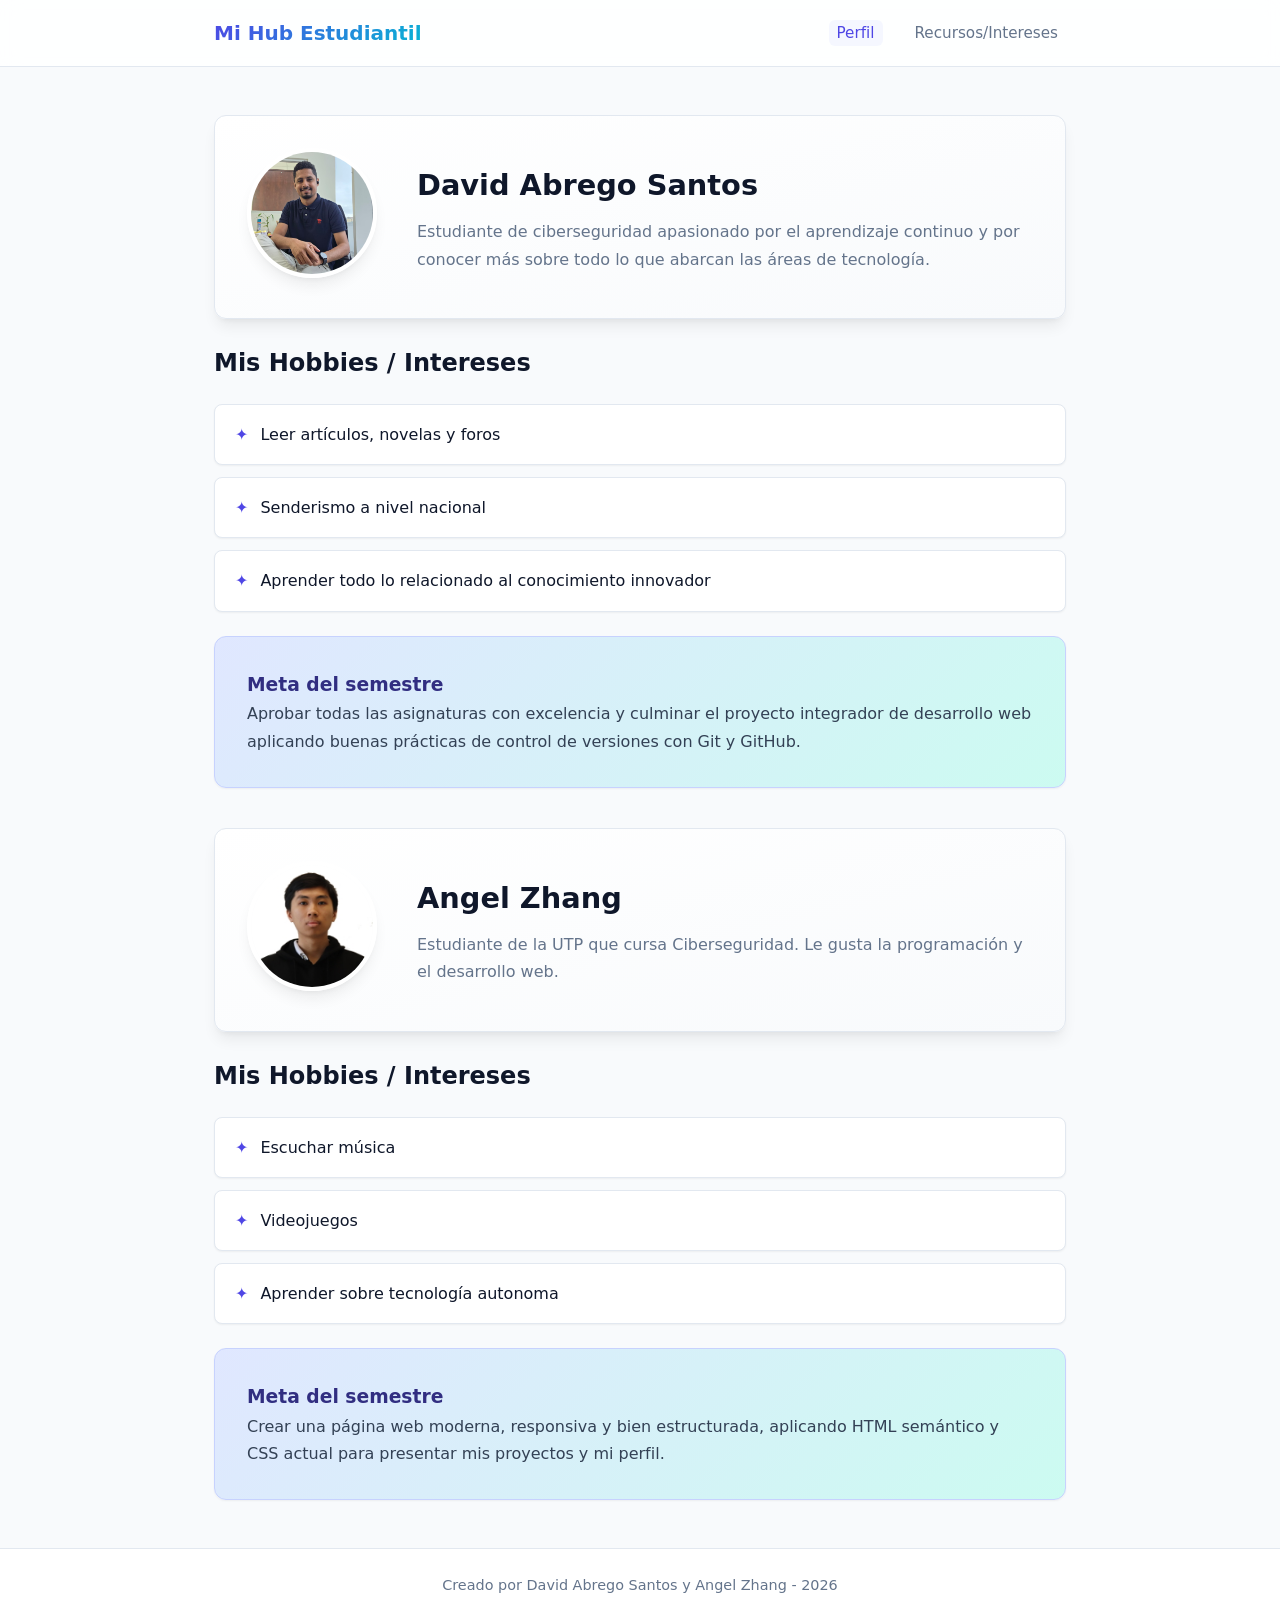
<file: index.html>
<!DOCTYPE html>
<html lang="es">
<head>
    <meta charset="UTF-8">
    <meta name="viewport" content="width=device-width, initial-scale=1.0">
    <title>Mi Hub Estudiantil - Perfil</title>
    <link rel="stylesheet" href="estilos.css">
</head>
<body>
    <!-- Header y Navegación -->
    <header class="site-header">
        <div class="container header-flex">
            <h1>Mi Hub Estudiantil</h1>
            <nav>
                <ul class="nav-links">
                    <li><a href="index.html" class="active">Perfil</a></li>
                    <li><a href="recursos.html">Recursos/Intereses</a></li>
                </ul>
            </nav>
        </div>
    </header>

    <!-- Contenido Principal -->
    <main class="container main-content">

        <!-- Perfil 1: David -->
        <article class="persona">
            <section class="perfil-section card">
                <div class="perfil-avatar">
                    <img src="img/fotoDavid.jpeg" alt="Avatar de David Abrego Santos">
                </div>
                <div class="perfil-info">
                    <h2>David Abrego Santos</h2>
                    <p>Estudiante de ciberseguridad apasionado por el aprendizaje continuo y por conocer más sobre todo lo que abarcan las áreas de tecnología.</p>
                </div>
            </section>

            <section class="hobbies-section">
                <h3>Mis Hobbies / Intereses</h3>
                <ul class="hobbies-list">
                    <li>Leer artículos, novelas y foros</li>
                    <li>Senderismo a nivel nacional</li>
                    <li>Aprender todo lo relacionado al conocimiento innovador</li>
                </ul>
            </section>

            <div class="meta-card">
                <h3>Meta del semestre</h3>
                <p>Aprobar todas las asignaturas con excelencia y culminar el proyecto integrador de desarrollo web aplicando buenas prácticas de control de versiones con Git y GitHub.</p>
            </div>
        </article>

        <!-- Perfil 2: Angel -->
        <article class="persona">
            <section class="perfil-section card">
                <div class="perfil-avatar">
                    <img src="img/fotoAngel.jpeg" alt="Foto de Angel Zhang">
                </div>
                <div class="perfil-info">
                    <h2>Angel Zhang</h2>
                    <p>Estudiante de la UTP que cursa Ciberseguridad. Le gusta la programación y el desarrollo web.</p>
                </div>
            </section>

            <section class="hobbies-section">
                <h3>Mis Hobbies / Intereses</h3>
                <ul class="hobbies-list">
                    <li>Escuchar música</li>
                    <li>Videojuegos</li>
                    <li>Aprender sobre tecnología autonoma</li>
                </ul>
            </section>

            <div class="meta-card">
                <h3>Meta del semestre</h3>
                <p>Crear una página web moderna, responsiva y bien estructurada, aplicando HTML semántico y CSS actual para presentar mis proyectos y mi perfil.</p>
            </div>
        </article>
    </main>


    <!-- Footer -->
    <footer class="site-footer">
        <div class="container">
            <p>Creado por David Abrego Santos y Angel Zhang - 2026</p>
        </div>
    </footer>
</body>
</html>
</file>
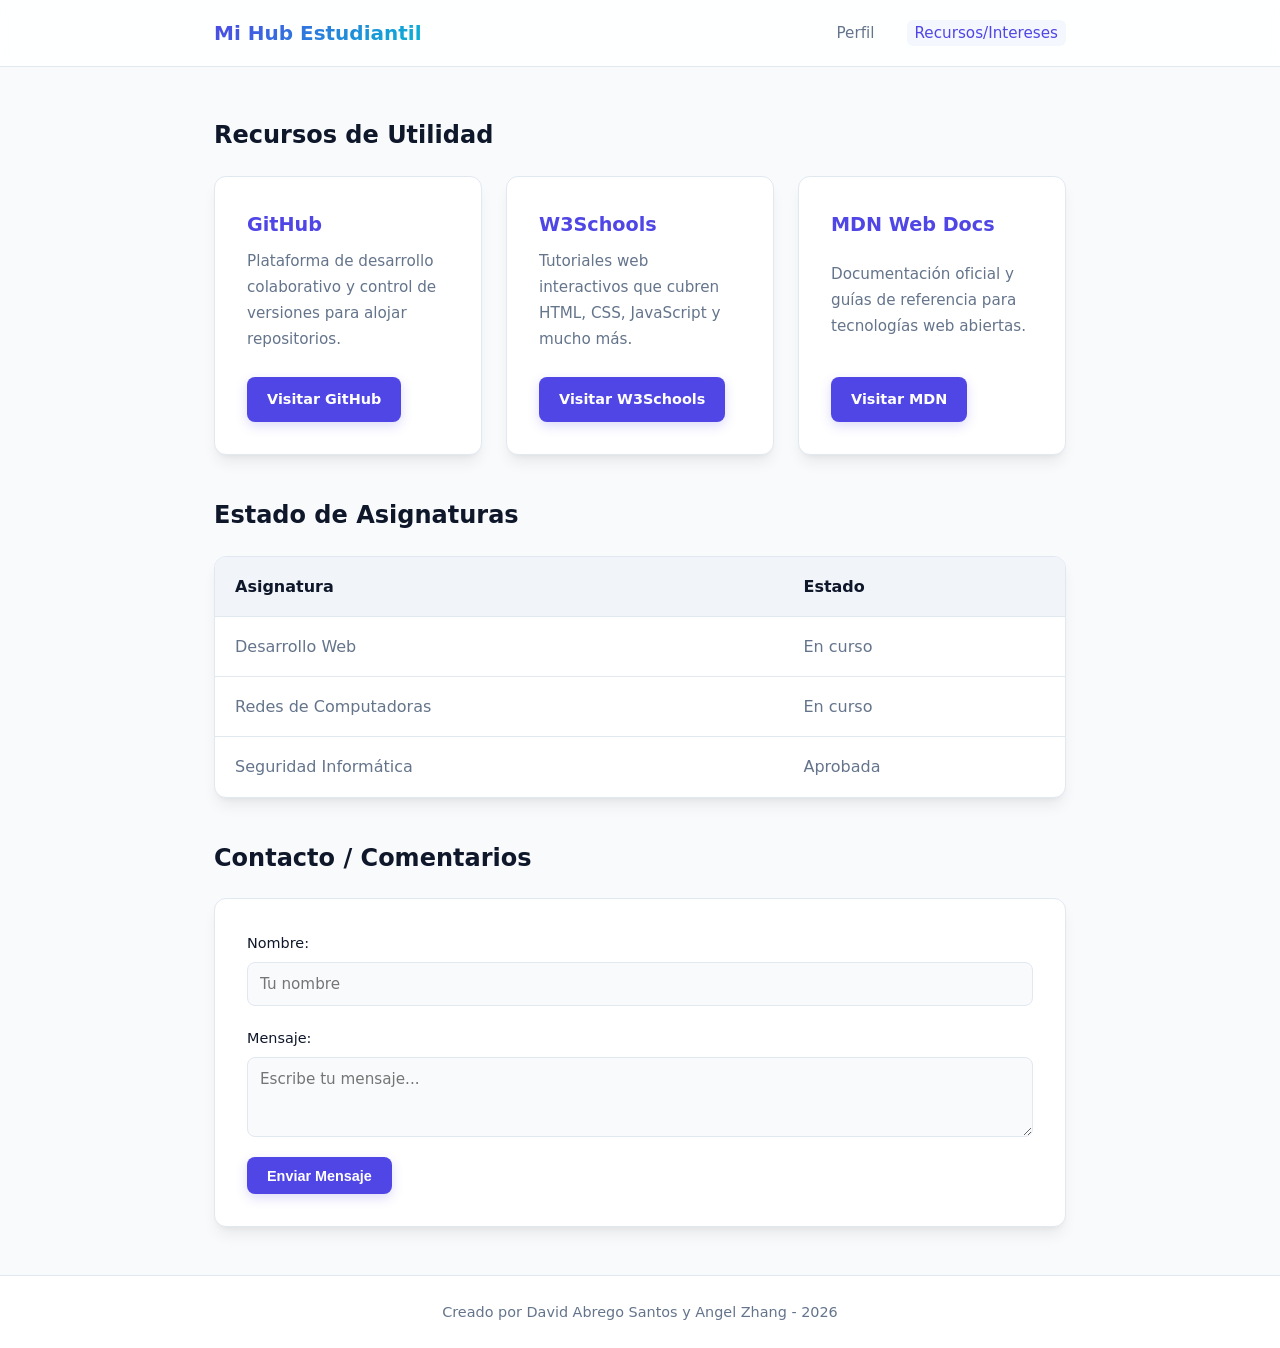
<file: recursos.html>
<!DOCTYPE html>
<html lang="es">
<head>
    <meta charset="UTF-8">
    <meta name="viewport" content="width=device-width, initial-scale=1.0">
    <title>Mi Hub Estudiantil - Recursos</title>
    <link rel="stylesheet" href="estilos.css">
</head>
<body>
    <!-- Header y Navegación -->
    <header class="site-header">
        <div class="container header-flex">
            <h1>Mi Hub Estudiantil</h1>
            <nav>
                <ul class="nav-links">
                    <li><a href="index.html">Perfil</a></li>
                    <li><a href="recursos.html" class="active">Recursos/Intereses</a></li>
                </ul>
            </nav>
        </div>
    </header>

    <!-- Contenido Principal -->
    <main class="container main-content">
        <!-- Sección Recursos Externos (Tarjetas) -->
        <section>
            <h2>Recursos de Utilidad</h2>
            <div class="cards-grid">
                <div class="card resource-card">
                    <h3>GitHub</h3>
                    <p>Plataforma de desarrollo colaborativo y control de versiones para alojar repositorios.</p>
                    <a href="https://github.com/David25Santos/Desarrollo-Web" target="_blank" class="btn">Visitar GitHub</a>
                </div>
                <div class="card resource-card">
                    <h3>W3Schools</h3>
                    <p>Tutoriales web interactivos que cubren HTML, CSS, JavaScript y mucho más.</p>
                    <a href="https://www.w3schools.com" target="_blank" class="btn">Visitar W3Schools</a>
                </div>
                <div class="card resource-card">
                    <h3>MDN Web Docs</h3>
                    <p>Documentación oficial y guías de referencia para tecnologías web abiertas.</p>
                    <a href="https://developer.mozilla.org" target="_blank" class="btn">Visitar MDN</a>
                </div>
            </div>
        </section>

        <!-- Sección Tabla de Asignaturas -->
        <section class="table-section">
            <h2>Estado de Asignaturas</h2>
            <table class="styled-table">
                <thead>
                    <tr>
                        <th>Asignatura</th>
                        <th>Estado</th>
                    </tr>
                </thead>
                <tbody>
                    <tr>
                        <td>Desarrollo Web</td>
                        <td>En curso</td>
                    </tr>
                    <tr>
                        <td>Redes de Computadoras</td>
                        <td>En curso</td>
                    </tr>
                    <tr>
                        <td>Seguridad Informática</td>
                        <td>Aprobada</td>
                    </tr>
                </tbody>
            </table>
        </section>

        <!-- Sección Mini Formulario (Maquetado sin backend) -->
        <section class="form-section">
            <h2>Contacto / Comentarios</h2>
            <form class="mini-form">
                <div class="form-group">
                    <label for="nombre">Nombre:</label>
                    <input type="text" id="nombre" name="nombre" placeholder="Tu nombre">
                </div>
                <div class="form-group">
                    <label for="mensaje">Mensaje:</label>
                    <textarea id="mensaje" name="mensaje" rows="3" placeholder="Escribe tu mensaje..."></textarea>
                </div>
                <button type="submit" class="btn">Enviar Mensaje</button>
            </form>
        </section>
    </main>

    <!-- Footer -->
    <footer class="site-footer">
        <div class="container">
            <p>Creado por David Abrego Santos y Angel Zhang - 2026</p>
        </div>
    </footer>
</body>
</html>
</file>
<file: estilos.css>
/* ==========================================
   1. VARIABLES Y CONFIGURACIÓN BASE
   ========================================== */
:root {
    --primary: #4f46e5;         /* Índigo moderno */
    --primary-hover: #4338ca;
    --accent: #06b6d4;          /* Cian vibrante */
    --bg-main: #f8fafc;         /* Fondo suave */
    --bg-card: #ffffff;         /* Fondo de tarjetas */
    --text-main: #0f172a;       /* Texto principal muy legible */
    --text-muted: #64748b;      /* Texto secundario */
    --border: #e2e8f0;          /* Bordes sutiles */
    --radius: 12px;             /* Bordes redondeados modernos */
    --shadow-sm: 0 1px 2px 0 rgb(0 0 0 / 0.05);
    --shadow-md: 0 10px 15px -3px rgb(0 0 0 / 0.07), 0 4px 6px -4px rgb(0 0 0 / 0.07);
    --shadow-lg: 0 20px 25px -5px rgb(0 0 0 / 0.1), 0 8px 10px -6px rgb(0 0 0 / 0.1);
}

* {
    box-sizing: border-box;
    margin: 0;
    padding: 0;
}

body {
    font-family: system-ui, -apple-system, BlinkMacSystemFont, "Segoe UI", Roboto, sans-serif;
    color: var(--text-main);
    background-color: var(--bg-main);
    line-height: 1.7;
    display: flex;
    flex-direction: column;
    min-height: 100vh;
}

/* Utilidades */
.container {
    width: 100%;
    max-width: 900px;
    margin: 0 auto;
    padding: 0 1.5rem;
}

.text-center { text-align: center; }

/* ==========================================
   2. HEADER Y NAVEGACIÓN MODERNA
   ========================================== */
.site-header {
    background-color: rgba(255, 255, 255, 0.85);
    backdrop-filter: blur(10px);
    border-bottom: 1px solid var(--border);
    position: sticky;
    top: 0;
    z-index: 100;
    padding: 1rem 0;
}

.header-flex {
    display: flex;
    justify-content: space-between;
    align-items: center;
}

.site-header h1 {
    font-size: 1.25rem;
    font-weight: 700;
    background: linear-gradient(135deg, var(--primary), var(--accent));
    -webkit-background-clip: text;
    -webkit-text-fill-color: transparent;
}

.nav-links {
    list-style: none;
    display: flex;
    gap: 1.5rem;
}

.nav-links a {
    text-decoration: none;
    color: var(--text-muted);
    font-weight: 500;
    font-size: 0.95rem;
    transition: color 0.2s ease;
    padding: 0.25rem 0.5rem;
    border-radius: 6px;
}

.nav-links a:hover,
.nav-links a.active {
    color: var(--primary);
    background-color: #e0e7ff55;
}

/* ==========================================
   3. CONTENIDO PRINCIPAL Y TARJETAS (FLEX)
   ========================================== */
.main-content {
    flex: 1;
    padding: 3rem 1.5rem;
    display: flex;
    flex-direction: column;
    gap: 2.5rem;
}

section h2, section h3 {
    font-size: 1.5rem;
    font-weight: 700;
    margin-bottom: 1.25rem;
    color: var(--text-main);
}

/* Tarjeta Base Estilizada */
.card {
    background-color: var(--bg-card);
    border: 1px solid var(--border);
    border-radius: var(--radius);
    padding: 2rem;
    box-shadow: var(--shadow-md);
    transition: transform 0.2s ease, box-shadow 0.2s ease;
}

.card:hover {
    transform: translateY(-2px);
    box-shadow: var(--shadow-lg);
}

/* Sección Perfil Estilizada */
.perfil-section {
    display: flex;
    gap: 2.5rem;
    align-items: center;
    background: linear-gradient(to right bottom, var(--bg-card), #f8fafc);
}

.perfil-avatar img {
    width: 130px;
    height: 130px;
    border-radius: 50%;
    object-fit: cover;
    box-shadow: var(--shadow-md);
    border: 4px solid #ffffff;
}

.perfil-info h2 {
    margin-bottom: 0.5rem;
    font-size: 1.8rem;
}

.perfil-info p {
    color: var(--text-muted);
}

/* Lista de Hobbies */
.hobbies-list {
    list-style: none;
    display: flex;
    flex-direction: column;
    gap: 0.75rem;
}

.hobbies-list li {
    background-color: var(--bg-card);
    padding: 1rem 1.25rem;
    border-radius: 8px;
    border: 1px solid var(--border);
    box-shadow: var(--shadow-sm);
    font-weight: 500;
    display: flex;
    align-items: center;
    gap: 0.75rem;
    transition: border-color 0.2s;
}

.hobbies-list li::before {
    content: "✦";
    color: var(--primary);
    font-weight: bold;
}

.hobbies-list li:hover {
    border-color: var(--primary);
}

/* Tarjeta Meta del Semestre (Destacada) */
.meta-card {
    background: linear-gradient(135deg, #e0e7ff, #ccfbf1);
    border: 1px solid #c7d2fe;
    border-radius: var(--radius);
    padding: 2rem;
    box-shadow: var(--shadow-sm);
}

.meta-card h3 {
    color: #312e81;
}

.meta-card p {
    color: #334155;
}

/* Grupo de una persona (perfil + hobbies + meta) */
.persona {
    display: flex;
    flex-direction: column;
    gap: 1.5rem;
}

/* ==========================================
   4. RECURSOS (GRID/FLEX DE TARJETAS)
   ========================================== */
.cards-grid {
    display: flex;
    gap: 1.5rem;
    flex-wrap: wrap;
}

.resource-card {
    flex: 1;
    min-width: 260px;
    display: flex;
    flex-direction: column;
    justify-content: space-between;
}

.resource-card h3 {
    font-size: 1.2rem;
    margin-bottom: 0.5rem;
    color: var(--primary);
}

.resource-card p {
    color: var(--text-muted);
    font-size: 0.95rem;
    margin-bottom: 1.5rem;
}

/* Botones Modernos */
.btn {
    display: inline-block;
    background-color: var(--primary);
    color: white;
    padding: 0.65rem 1.25rem;
    border-radius: 8px;
    text-decoration: none;
    font-weight: 600;
    font-size: 0.9rem;
    border: none;
    cursor: pointer;
    text-align: center;
    transition: background-color 0.2s ease, transform 0.1s ease;
    box-shadow: 0 4px 12px rgba(79, 70, 229, 0.2);
}

.btn:hover {
    background-color: var(--primary-hover);
    transform: translateY(-1px);
}

/* ==========================================
   5. TABLA Y FORMULARIO ESTILIZADOS
   ========================================== */
.styled-table {
    width: 100%;
    border-collapse: separate;
    border-spacing: 0;
    background-color: var(--bg-card);
    border-radius: var(--radius);
    overflow: hidden;
    box-shadow: var(--shadow-md);
    border: 1px solid var(--border);
}

.styled-table th,
.styled-table td {
    padding: 1rem 1.25rem;
    text-align: left;
}

.styled-table th {
    background-color: #f1f5f9;
    color: var(--text-main);
    font-weight: 600;
    border-bottom: 1px solid var(--border);
}

.styled-table td {
    border-bottom: 1px solid var(--border);
    color: var(--text-muted);
}

.styled-table tbody tr:last-child td {
    border-bottom: none;
}

.styled-table tbody tr:hover {
    background-color: #f8fafc;
}

/* Mini Formulario */
.mini-form {
    background-color: var(--bg-card);
    padding: 2rem;
    border-radius: var(--radius);
    border: 1px solid var(--border);
    box-shadow: var(--shadow-md);
    display: flex;
    flex-direction: column;
    gap: 1.25rem;
}

.form-group {
    display: flex;
    flex-direction: column;
    gap: 0.4rem;
}

.form-group label {
    font-weight: 500;
    font-size: 0.9rem;
}

.form-group input,
.form-group textarea {
    padding: 0.75rem;
    border: 1px solid var(--border);
    border-radius: 8px;
    font-family: inherit;
    font-size: 0.95rem;
    background-color: #f8fafc;
    transition: border-color 0.2s, background-color 0.2s;
}

.form-group input:focus,
.form-group textarea:focus {
    outline: none;
    border-color: var(--primary);
    background-color: #ffffff;
}

/*  recursos.html */
.resource-card .btn {
    align-self: flex-start;
}

.badge {
    display: inline-block;
    padding: 0.2rem 0.75rem;
    border-radius: 999px;
    font-size: 0.8rem;
    font-weight: 600;
}

.badge--progress {
    background-color: #e0e7ff;
    color: var(--primary-hover);
}

.badge--done {
    background-color: #ccfbf1;
    color: #0f766e;
}

.form-group textarea {
    resize: vertical;
}

.mini-form .btn {
    align-self: flex-start;
}

/* ==========================================
   6. FOOTER Y RESPONSIVO (MEDIA QUERY)
   ========================================== */
.site-footer {
    background-color: var(--bg-card);
    border-top: 1px solid var(--border);
    text-align: center;
    padding: 1.5rem 0;
    color: var(--text-muted);
    font-size: 0.9rem;
    margin-top: auto;
}

@media (max-width: 600px) {
    .header-flex {
        flex-direction: column;
        gap: 1rem;
    }

    .perfil-section {
        flex-direction: column;
        text-align: center;
    }

    .cards-grid {
        flex-direction: column;
    }
}
</file>
